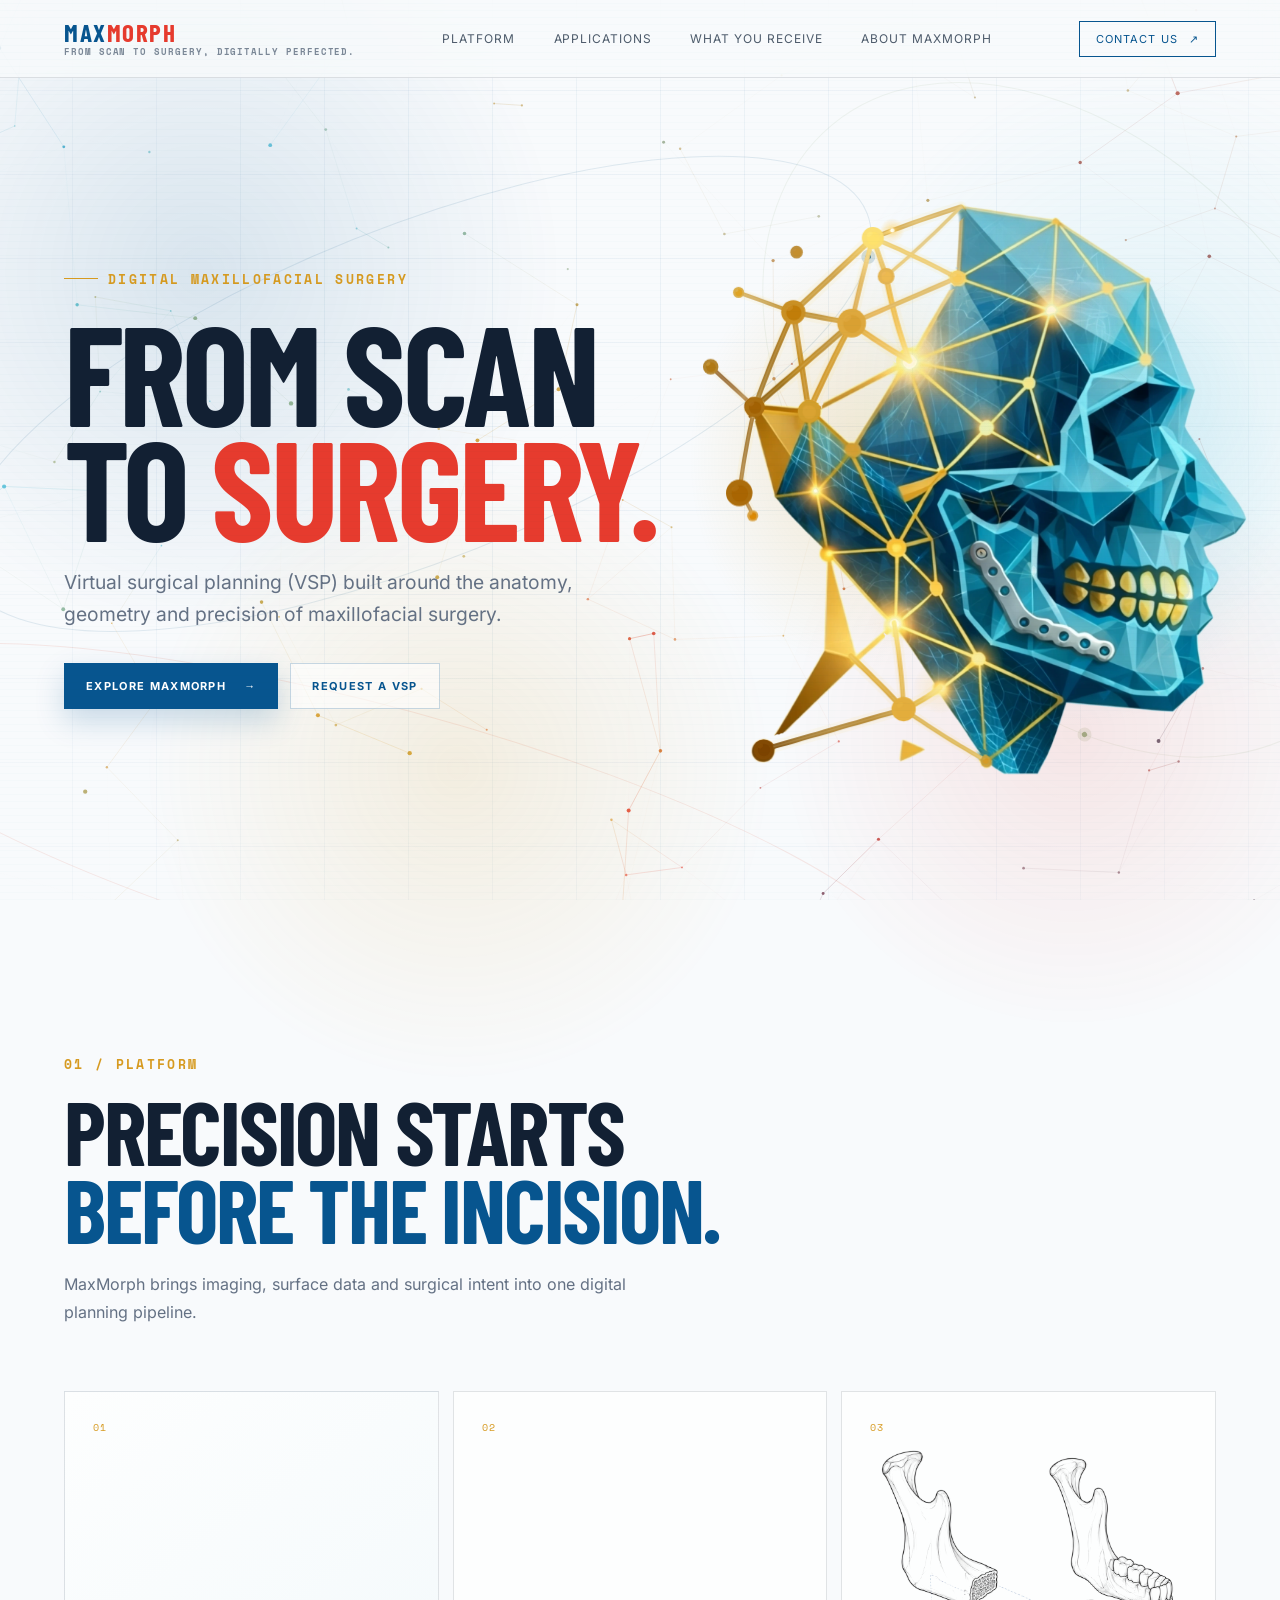
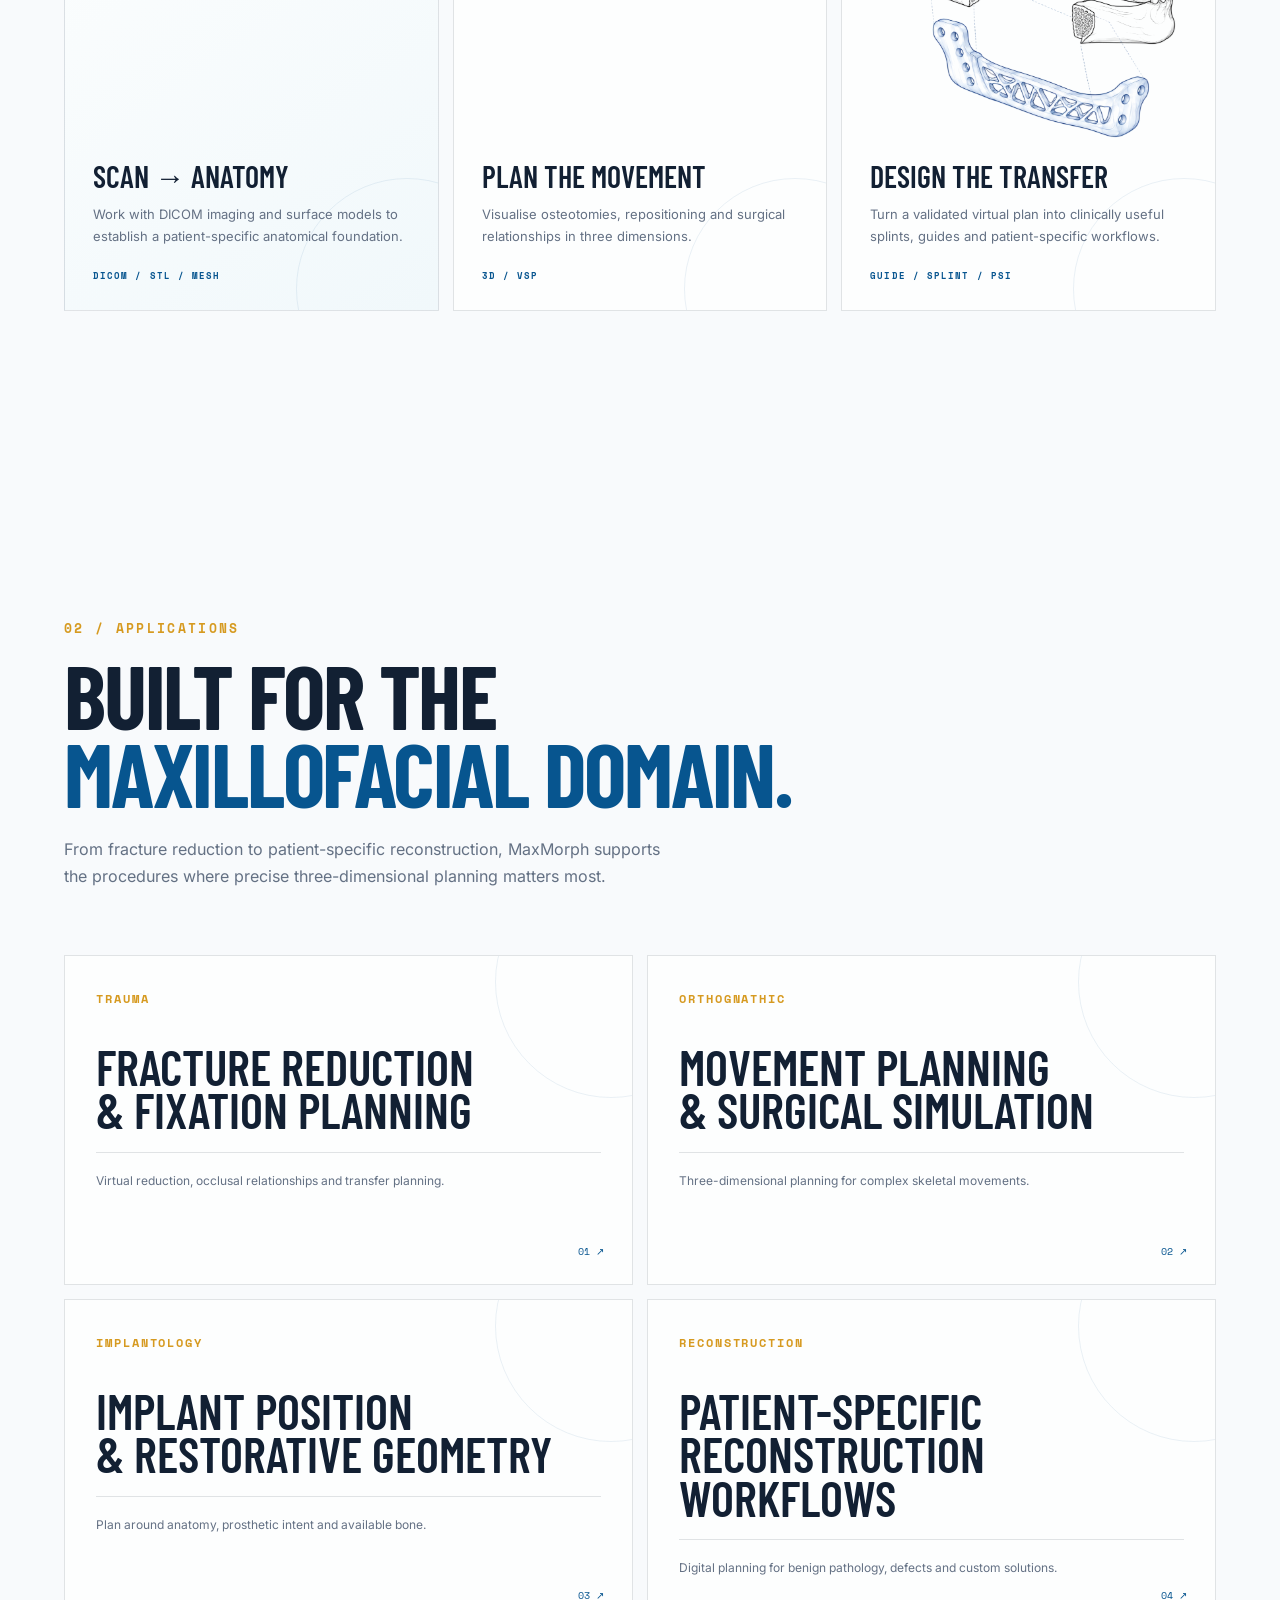
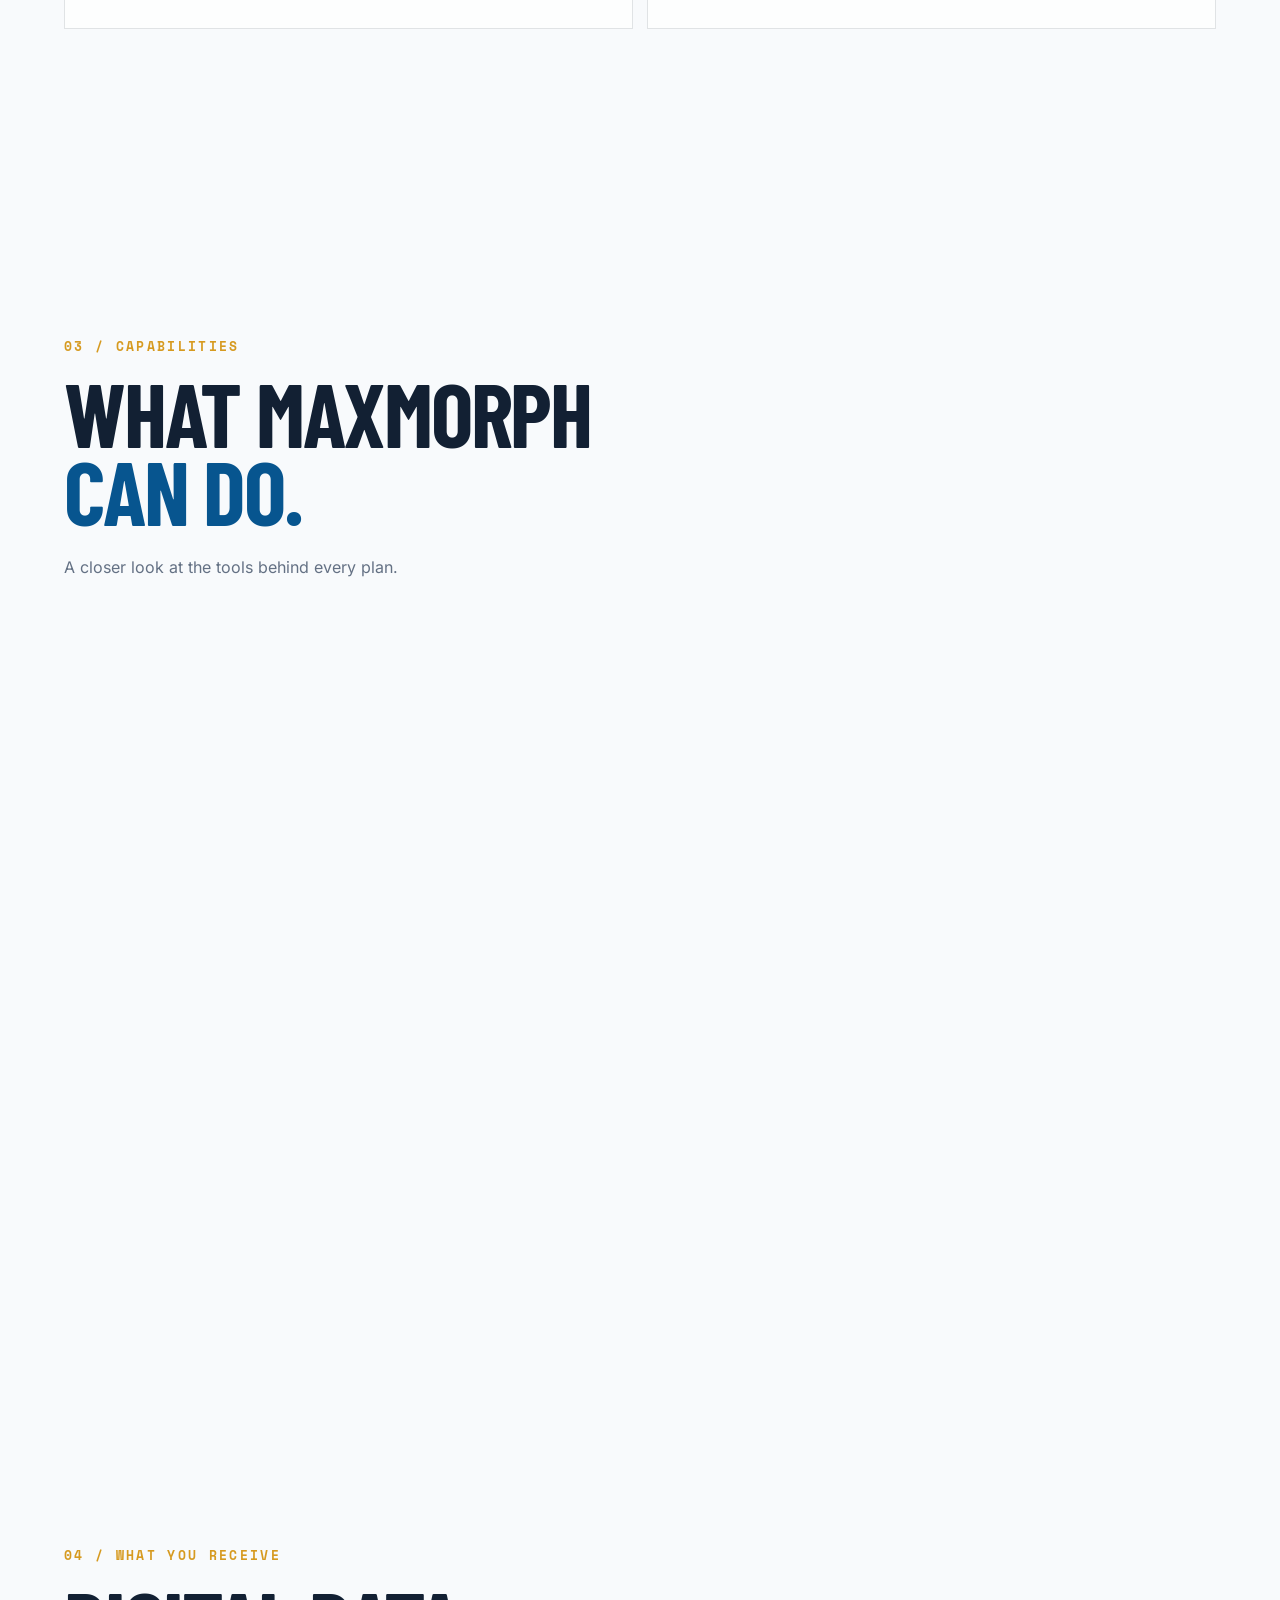
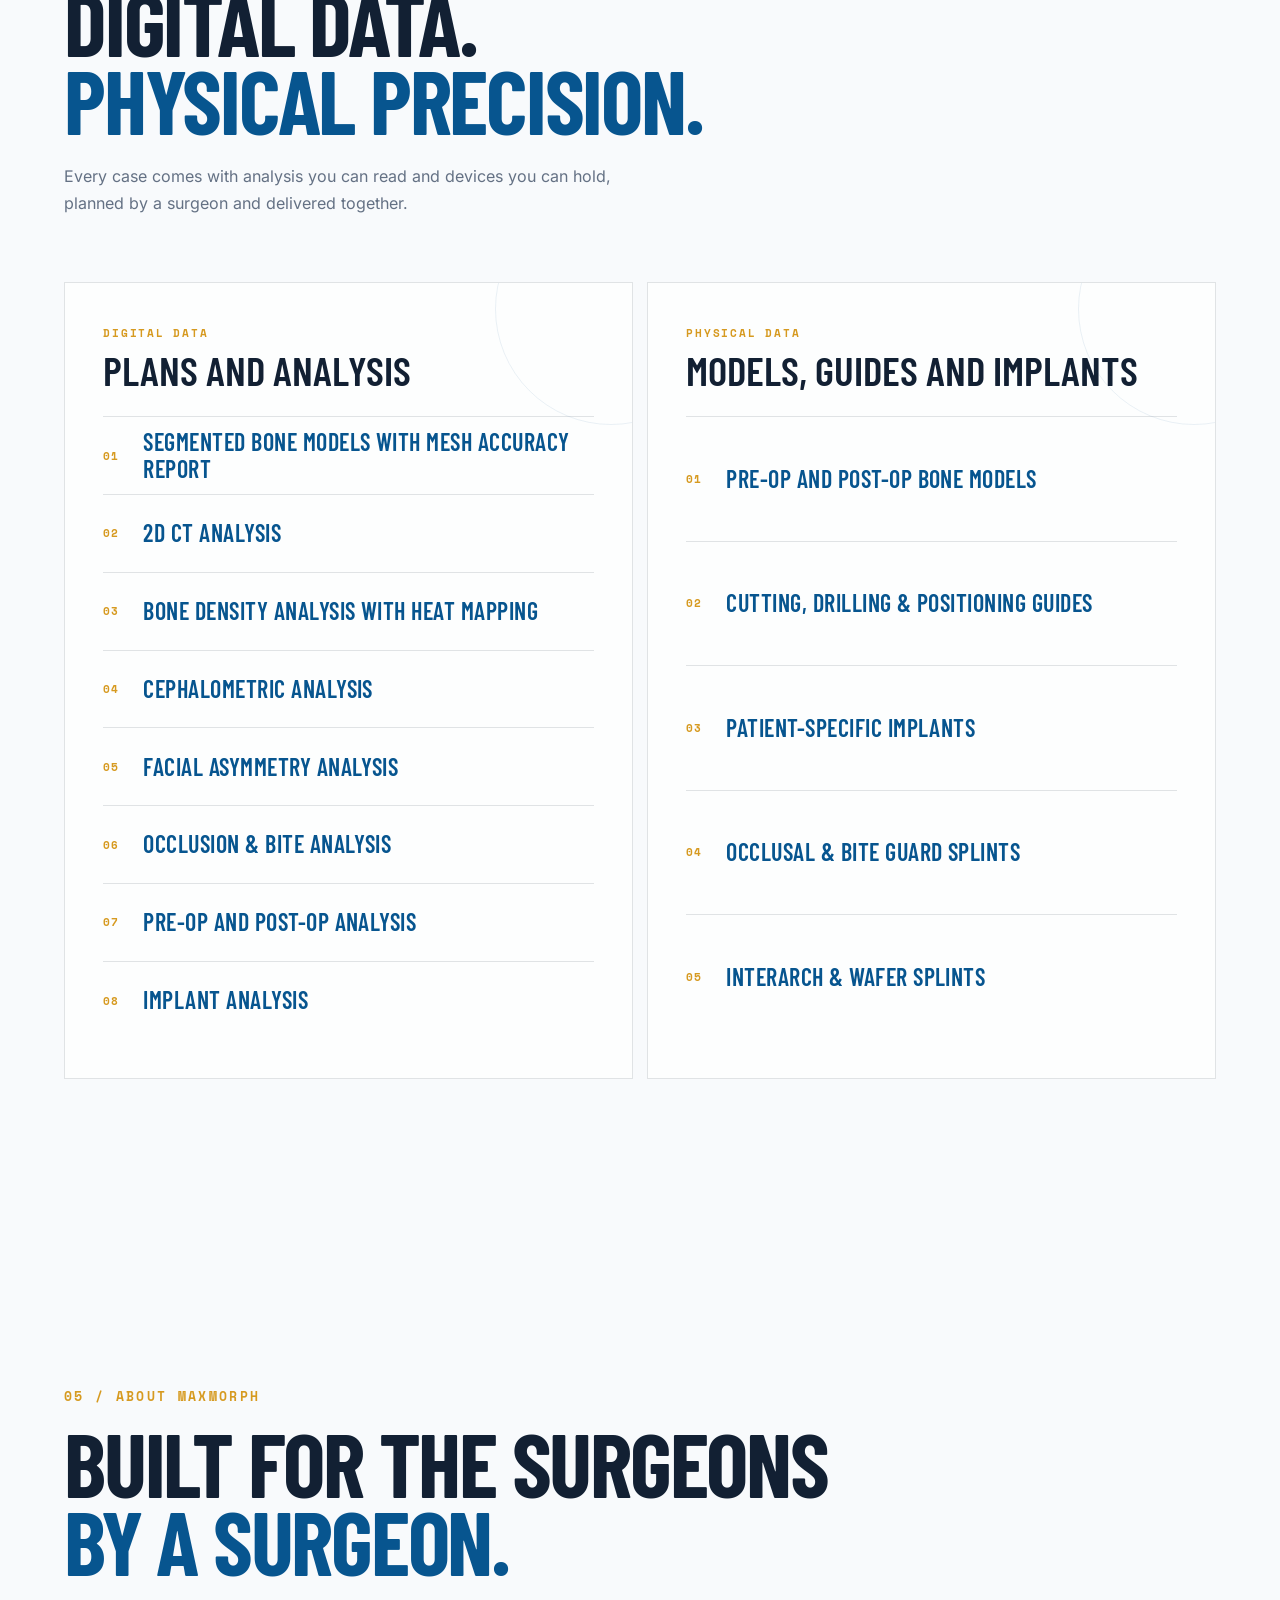
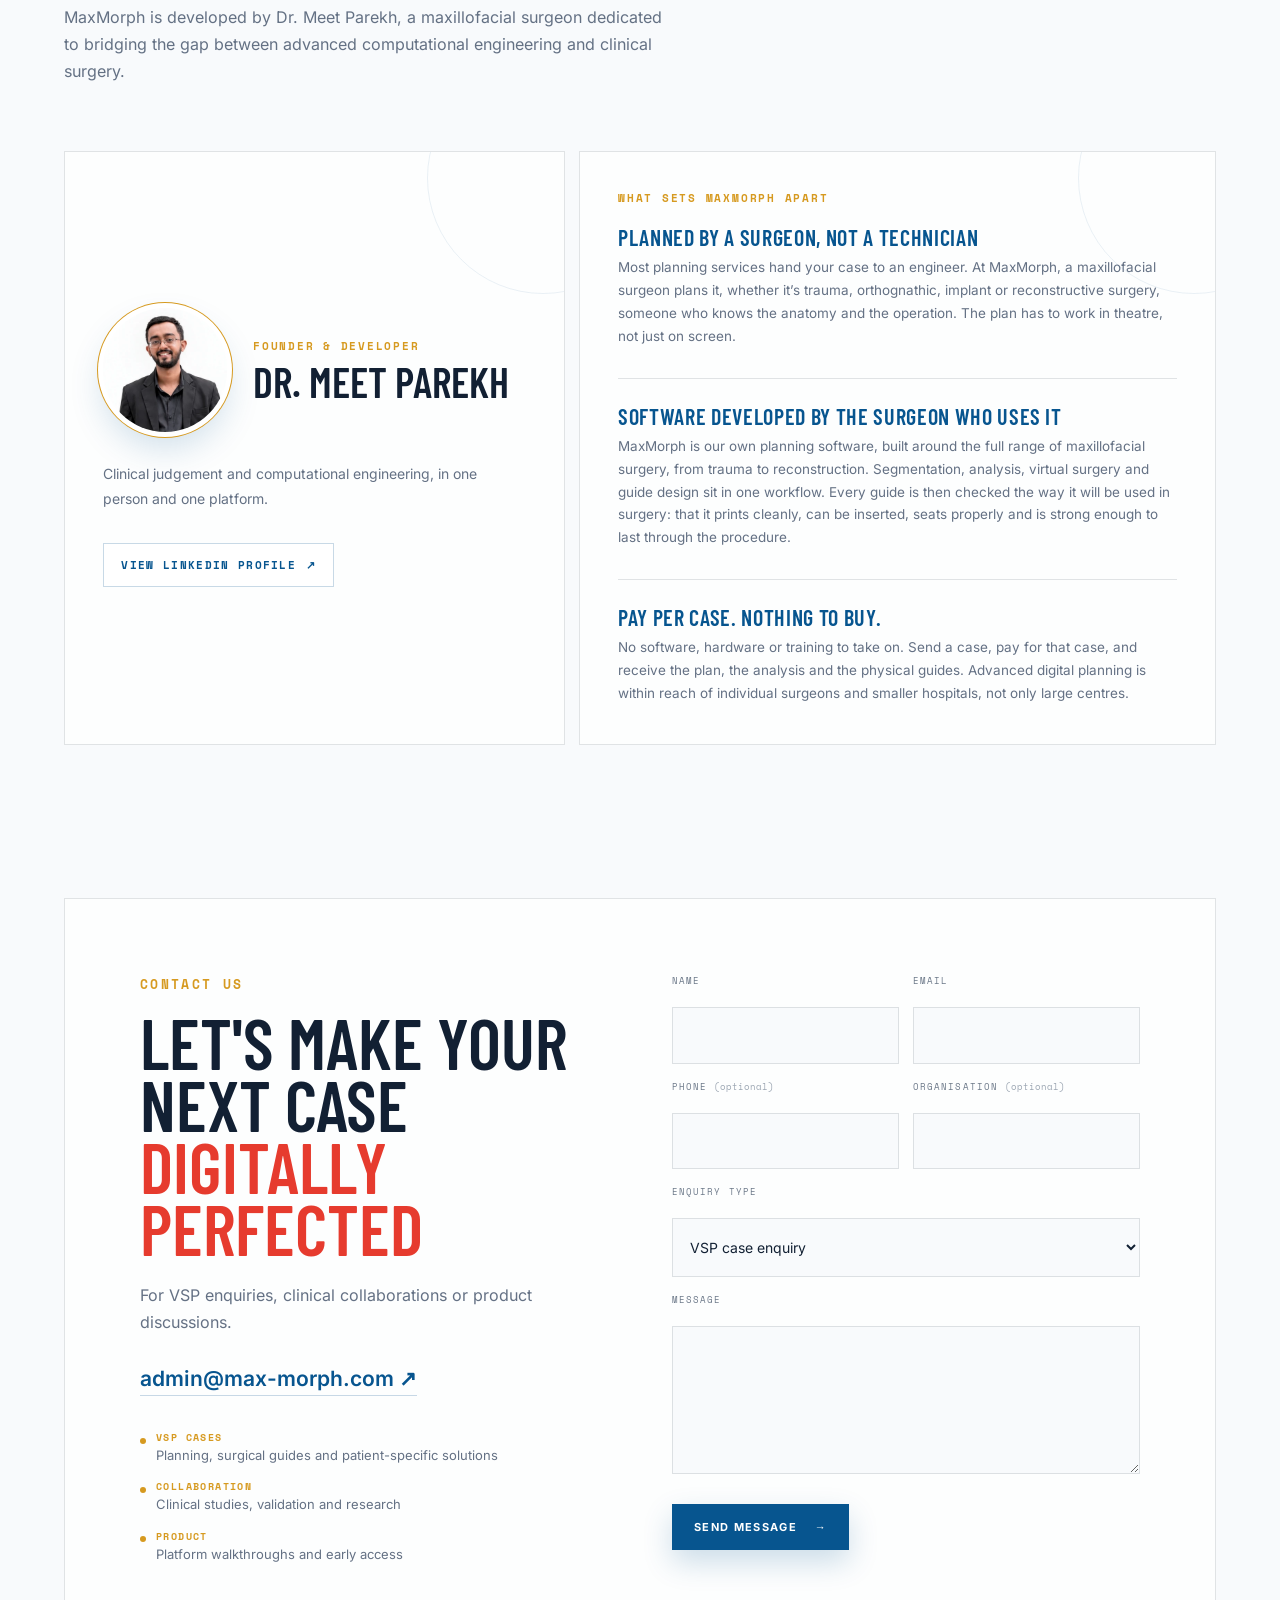
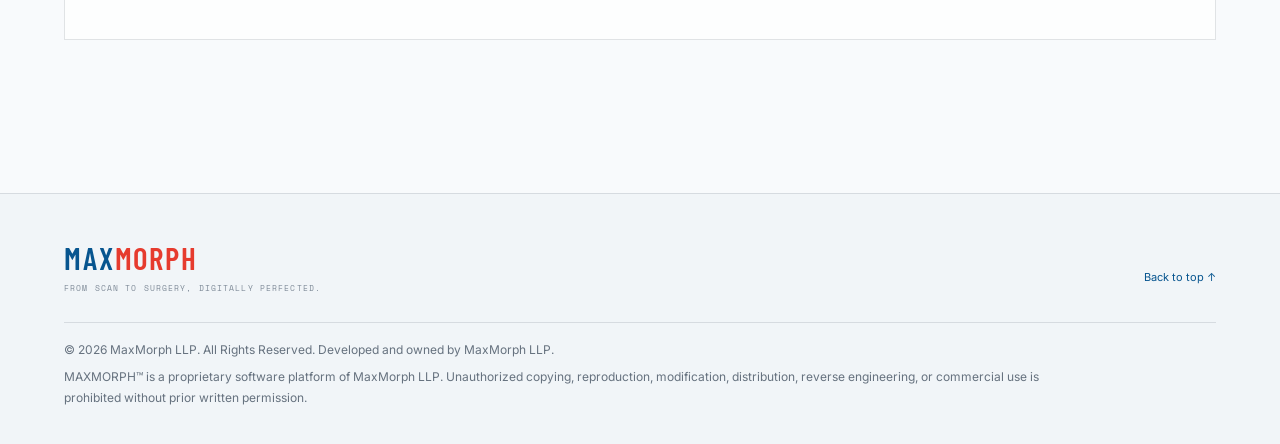
<file: index.html>
<!doctype html>
<html lang="en">
<head>
  <meta charset="utf-8" />
  <meta name="viewport" content="width=device-width, initial-scale=1" />
  <title>Virtual Surgical Planning for Maxillofacial Surgery | MaxMorph</title>
  <meta name="description" content="MaxMorph — digital workflows for virtual surgical planning, surgical guides and patient-specific solutions in maxillofacial surgery." />
  <link rel="canonical" href="https://max-morph.com/" />
  <meta name="theme-color" content="#f8fafc" />
  <meta property="og:type" content="website" />
  <meta property="og:site_name" content="MaxMorph" />
  <meta property="og:url" content="https://max-morph.com/" />
  <meta property="og:title" content="MaxMorph — From Scan to Surgery, Digitally Perfected" />
  <meta property="og:description" content="Virtual surgical planning, surgical guides and patient-specific solutions for maxillofacial surgery, planned by a maxillofacial surgeon." />
  <meta property="og:image" content="https://max-morph.com/assets/og-image.jpg" />
  <meta property="og:image:type" content="image/jpeg" />
  <meta property="og:image:width" content="1200" />
  <meta property="og:image:height" content="630" />
  <meta property="og:image:alt" content="MaxMorph: From scan to surgery. A blue skull with a golden digital network, beside the words Virtual surgical planning for maxillofacial surgery." />
  <meta name="twitter:card" content="summary_large_image" />
  <meta name="twitter:title" content="MaxMorph — From Scan to Surgery, Digitally Perfected" />
  <meta name="twitter:description" content="Virtual surgical planning, surgical guides and patient-specific solutions for maxillofacial surgery." />
  <meta name="twitter:image" content="https://max-morph.com/assets/og-image.jpg" />
  <meta name="twitter:image:alt" content="MaxMorph: From scan to surgery. A blue skull with a golden digital network." />
  <script type="application/ld+json">
{
  "@context": "https://schema.org",
  "@graph": [
    {
      "@type": "Organization",
      "@id": "https://max-morph.com/#organization",
      "name": "MaxMorph",
      "legalName": "MaxMorph LLP",
      "url": "https://max-morph.com/",
      "logo": "https://max-morph.com/logo-mark.png",
      "description": "Digital workflows for virtual surgical planning, surgical guides and patient-specific solutions in maxillofacial surgery.",
      "email": "admin@max-morph.com",
      "founder": {
        "@id": "https://max-morph.com/#founder"
      },
      "sameAs": [
        "https://www.linkedin.com/in/meet-23-parekh"
      ]
    },
    {
      "@type": "Person",
      "@id": "https://max-morph.com/#founder",
      "name": "Dr. Meet Parekh",
      "jobTitle": "Maxillofacial Surgeon; Founder and Developer, MaxMorph",
      "image": "https://max-morph.com/assets/founder.webp",
      "worksFor": {
        "@id": "https://max-morph.com/#organization"
      },
      "sameAs": [
        "https://www.linkedin.com/in/meet-23-parekh"
      ]
    },
    {
      "@type": "WebSite",
      "@id": "https://max-morph.com/#website",
      "name": "MaxMorph",
      "url": "https://max-morph.com/",
      "inLanguage": "en",
      "publisher": {
        "@id": "https://max-morph.com/#organization"
      }
    }
  ]
}
  </script>
  <link rel="icon" href="favicon.ico" sizes="48x48" />
  <link rel="icon" type="image/png" href="favicon.png" />
  <link rel="apple-touch-icon" href="apple-touch-icon.png" />
  <link rel="manifest" href="manifest.webmanifest" />
  <link rel="preload" as="image" href="assets/logo-base.webp?v=afa51707" type="image/webp" media="(min-width: 901px)" />
  <link rel="preload" as="font" type="font/woff2" href="assets/fonts/barlow-condensed-latin-700-normal.woff2" crossorigin>
  <link rel="preload" as="font" type="font/woff2" href="assets/fonts/inter-latin-400-normal.woff2" crossorigin>
  <link rel="stylesheet" href="styles.css?v=30e302d3" />
  <noscript><style>.reveal{opacity:1!important;transform:none!important}.nav-toggle{display:none!important}</style></noscript>
</head>
<body>
  <div id="top"></div>
  <canvas id="bg-mesh" aria-hidden="true"></canvas>
  <div class="bg-grid" aria-hidden="true"><div></div></div>
  <div class="scanline"></div>
  <div class="ambient ambient-a" aria-hidden="true"></div>
  <div class="ambient ambient-b" aria-hidden="true"></div>
  <div class="ambient ambient-c" aria-hidden="true"></div>
  <div class="ambient ambient-d" aria-hidden="true"></div>

  <header class="site-header">
    <a class="brand" href="#top" aria-label="MaxMorph, from scan to surgery, digitally perfected. Home">
      <span class="brand-name"><span class="brand-max">MAX</span><span class="brand-morph">MORPH</span></span>
      <small class="brand-tag">From scan to surgery, digitally perfected.</small>
    </a>
    <nav class="nav" id="primary-nav" aria-label="Primary navigation">
      <a href="#platform">Platform</a>
      <a href="#applications">Applications</a>
      <a href="#deliverables">What You Receive</a>
      <a href="#about">About MaxMorph</a>
      <a href="#contact" class="nav-contact">Contact us</a>
    </nav>
    <a class="nav-cta" href="#contact">Contact us <span>↗</span></a>
    <button type="button" class="nav-toggle" aria-label="Menu" aria-expanded="false" aria-controls="primary-nav"><span></span><span></span><span></span></button>
  </header>

  <main>
    <section class="hero section-grid" id="home">
      <div class="hero-copy reveal">
        <div class="eyebrow"><span></span> DIGITAL MAXILLOFACIAL SURGERY</div>
        <h1>From scan<br>to <em>surgery.</em></h1>
        <p class="hero-lede">Virtual surgical planning (VSP) built around the anatomy, geometry and precision of maxillofacial surgery.</p>
        <div class="hero-actions">
          <a class="button button-primary" href="#platform">Explore MaxMorph <span>→</span></a>
          <a class="button button-ghost" href="#contact">Request a VSP</a>
        </div>
      </div>
      <div class="hero-logo" hidden role="img" aria-label="MaxMorph logo mark: a skull in clinical blue facets overlaid with a gold digital network">
        <div class="logo-halo" aria-hidden="true"></div>
        <img class="logo-base" src="assets/logo-base.webp?v=afa51707" width="506" height="530" alt="" decoding="async" fetchpriority="high" draggable="false">
        <canvas class="logo-net" aria-hidden="true"></canvas>
      </div>
    </section>

    <section class="section platform" id="platform">
      <div class="section-heading reveal">
        <div class="section-index">01 / PLATFORM</div>
        <h2>Precision starts<br><span>before the incision.</span></h2>
        <p>MaxMorph brings imaging, surface data and surgical intent into one digital planning pipeline.</p>
      </div>
      <div class="feature-grid">
        <article class="feature-card feature-large reveal">
          <div class="card-number">01</div>
          <img class="card-art" src="assets/platform-skull.webp?v=9a7aebc2" width="613" height="960" loading="lazy" decoding="async" alt="Front view of a skull outline with the facial bones and jaw shown in separate colours, as segmented from a CT scan">
          <h3>Scan → Anatomy</h3>
          <p>Work with DICOM imaging and surface models to establish a patient-specific anatomical foundation.</p>
          <div class="card-code">DICOM / STL / MESH</div>
        </article>
        <article class="feature-card reveal reveal-delay">
          <div class="card-number">02</div>
          <img class="card-art" src="assets/platform-surgery.webp?v=b3bdf8a2" width="800" height="785" loading="lazy" decoding="async" alt="Side view of a skull outline showing the upper and lower jaw in colour, repositioned in a planned osteotomy">
          <h3>Plan the movement</h3>
          <p>Visualise osteotomies, repositioning and surgical relationships in three dimensions.</p>
          <div class="card-code">3D / VSP</div>
        </article>
        <article class="feature-card reveal reveal-delay-2">
          <div class="card-number">03</div>
          <img class="card-art" src="assets/platform-splint.webp?v=331db55a" width="900" height="877" loading="lazy" decoding="async" alt="Two jaw segments with a patient-specific lattice plate designed to bridge them">
          <h3>Design the transfer</h3>
          <p>Turn a validated virtual plan into clinically useful splints, guides and patient-specific workflows.</p>
          <div class="card-code">GUIDE / SPLINT / PSI</div>
        </article>
      </div>
    </section>
    <section class="section applications" id="applications">
      <div class="section-heading reveal">
        <div class="section-index">02 / APPLICATIONS</div>
        <h2>Built for the<br><span>maxillofacial domain.</span></h2>
        <p>From fracture reduction to patient-specific reconstruction, MaxMorph supports the procedures where precise three-dimensional planning matters most.</p>
      </div>
      <div class="application-grid">
        <article class="application-card reveal"><span>TRAUMA</span><h3>Fracture reduction<br>& fixation planning</h3><div class="app-line"></div><p>Virtual reduction, occlusal relationships and transfer planning.</p><b>01 ↗</b></article>
        <article class="application-card reveal reveal-delay"><span>ORTHOGNATHIC</span><h3>Movement planning<br>& surgical simulation</h3><div class="app-line"></div><p>Three-dimensional planning for complex skeletal movements.</p><b>02 ↗</b></article>
        <article class="application-card reveal reveal-delay-2"><span>IMPLANTOLOGY</span><h3>Implant position<br>& restorative geometry</h3><div class="app-line"></div><p>Plan around anatomy, prosthetic intent and available bone.</p><b>03 ↗</b></article>
        <article class="application-card reveal"><span>RECONSTRUCTION</span><h3>Patient-specific<br>reconstruction workflows</h3><div class="app-line"></div><p>Digital planning for benign pathology, defects and custom solutions.</p><b>04 ↗</b></article>
      </div>
    </section>

    <section class="section capabilities" id="capabilities">
      <div class="section-heading reveal">
        <div class="section-index">03 / CAPABILITIES</div>
        <h2>What MaxMorph<br><span>can do.</span></h2>
        <p>A closer look at the tools behind every plan.</p>
      </div>
      <div class="cap-show reveal" id="cap-show" role="region" aria-roledescription="carousel" aria-label="MaxMorph capabilities">
        <ol class="cap-slides">
          <li class="cap-slide is-active" role="group" aria-roledescription="slide" aria-label="1 of 7">
            <div class="cap-img"><img src="assets/capabilities/cap-1.webp" width="742" height="1052" alt="Skull with each fractured facial segment coloured separately" loading="eager" decoding="async"></div>
            <div class="cap-text"><span class="cap-count">01 / 07</span><h3>Advanced segmentation of facial fractures</h3><p>Fractured fragments are separated automatically, with guided or manual refinement, and coloured from the CT scan, so every piece can be analysed and planned individually.</p></div>
          </li>
          <li class="cap-slide" role="group" aria-roledescription="slide" aria-label="2 of 7">
            <div class="cap-img"><img src="assets/capabilities/cap-2.webp" width="835" height="1088" alt="Upper and lower occlusal guides in blue and red with fixation arms on a skull" loading="lazy" decoding="async"></div>
            <div class="cap-text"><span class="cap-count">02 / 07</span><h3>Occlusal-based reduction guides</h3><p>Tooth-borne guides reduce the fractured fragments and hold the jaws in the planned bite, with hooks for IMF wiring, steadying the fragments while they are fixed.</p></div>
          </li>
          <li class="cap-slide" role="group" aria-roledescription="slide" aria-label="3 of 7">
            <div class="cap-img"><img src="assets/capabilities/cap-3.webp" width="663" height="479" alt="Perforated mesh guide fitted to the front of a mandible" loading="lazy" decoding="async"></div>
            <div class="cap-text"><span class="cap-count">03 / 07</span><h3>Bone-based reduction guides</h3><p>Patient-specific guides sit directly on the bone and hold the reduction in place, so fixation can be planned in advance.</p></div>
          </li>
          <li class="cap-slide" role="group" aria-roledescription="slide" aria-label="4 of 7">
            <div class="cap-img"><img src="assets/capabilities/cap-4.webp" width="617" height="456" alt="Orbit with the inferior rectus muscle in orange and orbital fat in purple" loading="lazy" decoding="async"></div>
            <div class="cap-text"><span class="cap-count">04 / 07</span><h3>Advanced orbital floor analysis</h3><p>Measure and analyse orbital floor defects, with advanced segmentation of soft tissues such as the inferior rectus muscle (orange) and orbital fat (purple).</p></div>
          </li>
          <li class="cap-slide" role="group" aria-roledescription="slide" aria-label="5 of 7">
            <div class="cap-img"><img src="assets/capabilities/cap-5.webp" width="725" height="1069" alt="Skull base with a resected region in red and its width and length measured" loading="lazy" decoding="async"></div>
            <div class="cap-text"><span class="cap-count">05 / 07</span><h3>Resection analysis</h3><p>Plan and analyse the dimensions of a resection in three dimensions before surgery.</p></div>
          </li>
          <li class="cap-slide" role="group" aria-roledescription="slide" aria-label="6 of 7">
            <div class="cap-img"><img src="assets/capabilities/cap-6.webp" width="963" height="1049" alt="Skull coloured by bone density from green to red with implants placed" loading="lazy" decoding="async"></div>
            <div class="cap-text"><span class="cap-count">06 / 07</span><h3>Advanced 3D heat mapping of bone density</h3><p>Bone density shown as a coloured heat map across the 3D bone surface, to help visualise and plan where screws and implants can be placed.</p></div>
          </li>
          <li class="cap-slide" role="group" aria-roledescription="slide" aria-label="7 of 7">
            <div class="cap-img"><img src="assets/capabilities/cap-7.webp" width="765" height="683" alt="Upper and lower teeth shown meeting, from two angles" loading="lazy" decoding="async"></div>
            <div class="cap-text"><span class="cap-count">07 / 07</span><h3>Occlusal &amp; bite analysis</h3><p>Analyse the occlusion and bite after virtually planned movements, so the result can be checked before surgery.</p></div>
          </li>
        </ol>
        <div class="cap-controls" hidden>
          <button type="button" class="cap-btn cap-prev" aria-label="Previous slide">&larr;</button>
          <div class="cap-dots" role="group" aria-label="Choose slide"></div>
          <button type="button" class="cap-btn cap-pause" aria-label="Pause slideshow" aria-pressed="false"><span aria-hidden="true">&#10074;&#10074;</span></button>
          <button type="button" class="cap-btn cap-next" aria-label="Next slide">&rarr;</button>
        </div>
      </div>
    </section>

    <section class="section deliver" id="deliverables">
      <div class="section-heading reveal">
        <div class="section-index">04 / WHAT YOU RECEIVE</div>
        <h2>Digital data.<br><span>Physical precision.</span></h2>
        <p>Every case comes with analysis you can read and devices you can hold, planned by a surgeon and delivered together.</p>
      </div>
      <div class="deliver-grid">
        <article class="deliver-card reveal">
          <div class="deliver-head"><span class="why-label">DIGITAL DATA</span><h3>Plans and analysis</h3></div>
          <ul class="deliver-list">
              <li><span class="dl-n">01</span><span class="dl-t">Segmented Bone Models with Mesh Accuracy Report</span></li>
              <li><span class="dl-n">02</span><span class="dl-t">2D CT Analysis</span></li>
              <li><span class="dl-n">03</span><span class="dl-t">Bone Density Analysis with Heat Mapping</span></li>
              <li><span class="dl-n">04</span><span class="dl-t">Cephalometric Analysis</span></li>
              <li><span class="dl-n">05</span><span class="dl-t">Facial Asymmetry Analysis</span></li>
              <li><span class="dl-n">06</span><span class="dl-t">Occlusion &amp; Bite Analysis</span></li>
              <li><span class="dl-n">07</span><span class="dl-t">Pre-op and Post-op Analysis</span></li>
              <li><span class="dl-n">08</span><span class="dl-t">Implant Analysis</span></li>
          </ul>
        </article>
        <article class="deliver-card reveal reveal-delay">
          <div class="deliver-head"><span class="why-label">PHYSICAL DATA</span><h3>Models, guides and implants</h3></div>
          <ul class="deliver-list">
              <li><span class="dl-n">01</span><span class="dl-t">Pre-op and Post-op Bone Models</span></li>
              <li><span class="dl-n">02</span><span class="dl-t">Cutting, Drilling &amp; Positioning Guides</span></li>
              <li><span class="dl-n">03</span><span class="dl-t">Patient-Specific Implants</span></li>
              <li><span class="dl-n">04</span><span class="dl-t">Occlusal &amp; Bite Guard Splints</span></li>
              <li><span class="dl-n">05</span><span class="dl-t">Interarch &amp; Wafer Splints</span></li>
          </ul>
        </article>
      </div>
    </section>


    <section class="section why" id="about">
      <div class="section-heading reveal">
        <div class="section-index">05 / ABOUT MAXMORPH</div>
        <h2>Built for the surgeons<br><span>by a surgeon.</span></h2>
        <p>MaxMorph is developed by Dr. Meet Parekh, a maxillofacial surgeon dedicated to bridging the gap between advanced computational engineering and clinical surgery.</p>
      </div>
      <div class="why-grid">

        <article class="why-card founder-card reveal">
          <div class="founder-head">
            <img class="founder-photo" src="assets/founder.webp?v=6de6e511" width="360" height="360" loading="lazy" decoding="async" alt="Dr. Meet Parekh, maxillofacial surgeon and developer of MaxMorph">
            <div>
              <div class="why-label">FOUNDER &amp; DEVELOPER</div>
              <h3>Dr. Meet Parekh</h3>
            </div>
          </div>
          <p class="founder-note">Clinical judgement and computational engineering, in one person and one platform.</p>
          <a class="why-link" href="https://www.linkedin.com/in/meet-23-parekh" target="_blank" rel="noopener noreferrer">View LinkedIn profile <span>↗</span></a>
        </article>

        <article class="why-card diff-card reveal reveal-delay">
          <div class="why-label">WHAT SETS MAXMORPH APART</div>
          <ul class="diff-list">
            <li>
              <b>Planned by a surgeon, not a technician</b>
              <p>Most planning services hand your case to an engineer. At MaxMorph, a maxillofacial surgeon plans it, whether it&rsquo;s trauma, orthognathic, implant or reconstructive surgery, someone who knows the anatomy and the operation. The plan has to work in theatre, not just on screen.</p>
            </li>
            <li>
              <b>Software developed by the surgeon who uses it</b>
              <p>MaxMorph is our own planning software, built around the full range of maxillofacial surgery, from trauma to reconstruction. Segmentation, analysis, virtual surgery and guide design sit in one workflow. Every guide is then checked the way it will be used in surgery: that it prints cleanly, can be inserted, seats properly and is strong enough to last through the procedure.</p>
            </li>
            <li>
              <b>Pay per case. Nothing to buy.</b>
              <p>No software, hardware or training to take on. Send a case, pay for that case, and receive the plan, the analysis and the physical guides. Advanced digital planning is within reach of individual surgeons and smaller hospitals, not only large centres.</p>
            </li>
          </ul>
        </article>

        <!-- Hidden until real entries are added in why.js (TESTIMONIALS). With no entries the card stays hidden. -->
        <article class="why-card why-slider reveal" id="why-testimonials" data-kind="testimonials" hidden>
          <div class="why-label">WHAT CLINICIANS SAY</div>
        </article>

        <!-- Hidden until real entries are added in why.js (CLIENTS). With no entries the card stays hidden. -->
        <article class="why-card why-slider reveal reveal-delay" id="why-clients" data-kind="clients" hidden>
          <div class="why-label">HOSPITALS &amp; CLINICS WE WORK WITH</div>
        </article>

      </div>
    </section>

    <section class="section contact" id="contact">
      <div class="contact-panel reveal">
        <div class="contact-copy">
          <div class="section-index">CONTACT US</div>
          <h2>Let's make your next case<br><span>Digitally Perfected</span></h2>
          <p>For VSP enquiries, clinical collaborations or product discussions.</p>
          <a class="contact-mail" href="mailto:admin@max-morph.com">admin@max-morph.com <span>↗</span></a>
          <ul class="contact-points">
            <li><b>VSP cases</b> Planning, surgical guides and patient-specific solutions</li>
            <li><b>Collaboration</b> Clinical studies, validation and research</li>
            <li><b>Product</b> Platform walkthroughs and early access</li>
          </ul>
        </div>
        <form class="contact-form" id="contact-form" action="https://formsubmit.co/admin@max-morph.com" method="POST" novalidate>
          <div class="field-row">
            <label>Name<input type="text" name="name" required autocomplete="name" maxlength="120"></label>
            <label>Email<input type="email" name="email" required autocomplete="email" maxlength="160" inputmode="email"></label>
          </div>
          <div class="field-row">
            <label><span>Phone <em>(optional)</em></span><input type="tel" name="phone" autocomplete="tel" maxlength="40" inputmode="tel"></label>
            <label><span>Organisation <em>(optional)</em></span><input type="text" name="organisation" autocomplete="organization" maxlength="160"></label>
          </div>
          <label>Enquiry type
            <select name="type">
              <option>VSP case enquiry</option>
              <option>Clinical collaboration</option>
              <option>Product discussion</option>
              <option>Other</option>
            </select>
          </label>
          <label>Message<textarea name="message" rows="5" required maxlength="4000"></textarea></label>
          <input type="text" name="_honey" class="hp" tabindex="-1" autocomplete="off" aria-hidden="true">
          <input type="hidden" name="_captcha" value="false">
          <input type="hidden" name="_template" value="table">
          <input type="hidden" name="_subject" value="New MaxMorph website enquiry">
          <div class="form-actions">
            <button class="button button-primary" type="submit"><span class="btn-label">Send message</span> <span class="btn-arrow">→</span></button>
          </div>
          <div class="form-status" id="form-status" role="status" aria-live="polite" hidden></div>
        </form>
      </div>
    </section>
  </main>

  <footer class="site-footer">
    <div class="footer-brand"><span class="brand-max">MAX</span><span class="brand-morph">MORPH</span><small>FROM SCAN TO SURGERY, DIGITALLY PERFECTED.</small></div>
    <div class="footer-links"><a href="#top">Back to top ↑</a></div>
    <div class="footer-bottom">
      <p>© 2026 MaxMorph LLP. All Rights Reserved. Developed and owned by MaxMorph LLP.</p>
      <p>MAXMORPH™ is a proprietary software platform of MaxMorph LLP. Unauthorized copying, reproduction, modification, distribution, reverse engineering, or commercial use is prohibited without prior written permission.</p>
    </div>
  </footer>

  <script src="script.js?v=97892bb8"></script>
  <script src="why.js?v=e617469f"></script>
  <script src="logo.js?v=01f44158"></script>
</body>
</html>
</file>
<file: styles.css>
/* self-hosted fonts (SIL OFL 1.1; licences in assets/fonts/) */
@font-face{font-family:'Inter';font-style:normal;font-weight:400;font-display:swap;src:url(assets/fonts/inter-latin-400-normal.woff2) format('woff2')}
@font-face{font-family:'Inter';font-style:normal;font-weight:500;font-display:swap;src:url(assets/fonts/inter-latin-500-normal.woff2) format('woff2')}
@font-face{font-family:'Inter';font-style:normal;font-weight:600;font-display:swap;src:url(assets/fonts/inter-latin-600-normal.woff2) format('woff2')}
@font-face{font-family:'Inter';font-style:normal;font-weight:700;font-display:swap;src:url(assets/fonts/inter-latin-700-normal.woff2) format('woff2')}
@font-face{font-family:'Barlow Condensed';font-style:normal;font-weight:500;font-display:swap;src:url(assets/fonts/barlow-condensed-latin-500-normal.woff2) format('woff2')}
@font-face{font-family:'Barlow Condensed';font-style:normal;font-weight:600;font-display:swap;src:url(assets/fonts/barlow-condensed-latin-600-normal.woff2) format('woff2')}
@font-face{font-family:'Barlow Condensed';font-style:normal;font-weight:700;font-display:swap;src:url(assets/fonts/barlow-condensed-latin-700-normal.woff2) format('woff2')}
@font-face{font-family:'Space Mono';font-style:normal;font-weight:400;font-display:swap;src:url(assets/fonts/space-mono-latin-400-normal.woff2) format('woff2')}
@font-face{font-family:'Space Mono';font-style:normal;font-weight:700;font-display:swap;src:url(assets/fonts/space-mono-latin-700-normal.woff2) format('woff2')}
:root{
  --bg:#f8fafc;
  --paper:#ffffff;
  --ink:#122033;
  --muted:#647184;
  --blue:#07558f;
  --blue2:#0b79a7;
  --cyan:#4fc4df;
  --red:#e63b2e;
  --gold:#d69a20;
  --gold2:#f1c15a;
  --line:rgba(18,32,51,.12);
  --line-blue:rgba(7,85,143,.22);
  --shadow:0 25px 70px rgba(19,48,75,.09);
  --display:'Barlow Condensed',Arial,sans-serif;
  --sans:'Inter',Arial,sans-serif;
  --mono:'Space Mono',monospace;
}
*{box-sizing:border-box}
html{scroll-behavior:smooth}
body{margin:0;background:var(--bg);color:var(--ink);font-family:var(--sans);overflow-x:hidden}
a{color:inherit;text-decoration:none}
::selection{background:var(--gold2);color:var(--ink)}
.scanline{position:fixed;inset:0;pointer-events:none;z-index:50;background:linear-gradient(to bottom,transparent 49.7%,rgba(7,85,143,.025) 50%,transparent 50.3%);background-size:100% 7px;mix-blend-mode:multiply;opacity:.55}

.site-header{height:78px;padding:0 clamp(22px,5vw,72px);display:flex;align-items:center;justify-content:space-between;border-bottom:1px solid var(--line);background:rgba(248,250,252,.78);backdrop-filter:blur(16px);position:sticky;top:0;z-index:40}.brand{font-family:var(--display);font-size:25px;font-weight:700;letter-spacing:.06em;display:flex;align-items:center}.brand-dot{width:8px;height:8px;background:var(--gold);display:inline-block;margin-right:9px;border-radius:50%;box-shadow:0 0 16px rgba(214,154,32,.8)}.brand-max{color:var(--blue)}.brand-morph{color:var(--red)}.nav{display:flex;gap:clamp(18px,3vw,42px);font-size:12px;letter-spacing:.08em;text-transform:uppercase;color:#4d5b6b}.nav a{transition:.25s}.nav a:hover{color:var(--blue)}.nav-cta{border:1px solid var(--blue);padding:10px 16px;font-size:11px;letter-spacing:.1em;text-transform:uppercase;color:var(--blue);transition:.25s}.nav-cta:hover{background:var(--blue);color:white}.nav-cta span{margin-left:7px}
.section-grid{width:min(1220px,90vw);margin:auto}.hero{min-height:calc(100vh - 78px);display:grid;grid-template-columns:1.05fr .95fr;gap:50px;align-items:center;padding:clamp(65px,9vw,125px) 0 90px}.eyebrow,.section-index{font-family:var(--mono);font-size:13px;letter-spacing:.18em;color:var(--blue);font-weight:700}.eyebrow{display:flex;align-items:center;gap:10px;margin-bottom:24px}.eyebrow span{width:34px;height:1px;background:var(--gold)}h1,h2,h3,p{margin-top:0}.hero h1{font-family:var(--display);font-size:clamp(70px,9vw,135px);line-height:.82;text-transform:uppercase;letter-spacing:-.025em;margin:0 0 28px;font-weight:700}.hero h1 em{font-style:normal;color:var(--red)}.hero-lede{font-size:clamp(16px,1.5vw,20px);line-height:1.65;color:var(--muted);max-width:600px}.hero-actions{display:flex;gap:12px;flex-wrap:wrap;margin-top:34px}.button{display:inline-flex;align-items:center;gap:18px;padding:15px 21px;font-size:11px;text-transform:uppercase;letter-spacing:.12em;font-weight:700;transition:.3s;border:1px solid}.button-primary{background:var(--blue);color:white;border-color:var(--blue);box-shadow:0 12px 30px rgba(7,85,143,.2)}.button-primary:hover{transform:translateY(-3px);box-shadow:0 18px 38px rgba(7,85,143,.28)}.button-ghost{border-color:var(--line-blue);color:var(--blue);background:rgba(255,255,255,.6)}.button-ghost:hover{border-color:var(--blue);background:white}.micro-spec{display:flex;gap:11px;margin-top:35px;font:9px var(--mono);letter-spacing:.09em;color:#8995a4;flex-wrap:wrap}
.hero-visual{height:min(650px,68vw);min-height:470px;position:relative;overflow:hidden;border:1px solid var(--line);background:linear-gradient(145deg,rgba(255,255,255,.8),rgba(238,246,250,.55));box-shadow:var(--shadow)}.visual-grid{position:absolute;inset:-30%;background-image:linear-gradient(rgba(7,85,143,.08) 1px,transparent 1px),linear-gradient(90deg,rgba(7,85,143,.08) 1px,transparent 1px);background-size:42px 42px;transform:perspective(500px) rotateX(63deg) translateY(10%);transform-origin:center;animation:gridMove 12s linear infinite;opacity:.45}@keyframes gridMove{to{background-position:0 84px,84px 0}}.orbital{position:absolute;border:1px solid rgba(214,154,32,.38);border-radius:50%;left:50%;top:50%;transform:translate(-50%,-50%) rotate(-25deg);animation:orbit 15s linear infinite}.orbital-1{width:70%;height:70%;border-left-color:transparent;border-bottom-color:rgba(214,154,32,.15)}.orbital-2{width:90%;height:45%;border-color:rgba(7,85,143,.13);transform:translate(-50%,-50%) rotate(38deg);animation-duration:21s;animation-direction:reverse}@keyframes orbit{to{transform:translate(-50%,-50%) rotate(335deg)}}.hero-image-wrap{position:absolute;inset:8% 5%;display:grid;place-items:center}.hero-mark{width:112%;max-width:none;mix-blend-mode:multiply;filter:drop-shadow(0 25px 25px rgba(7,55,83,.12));animation:float 6s ease-in-out infinite}@keyframes float{50%{transform:translateY(-10px) rotate(.5deg)}}.node{position:absolute;width:8px;height:8px;background:var(--gold);border-radius:50%;box-shadow:0 0 0 6px rgba(214,154,32,.1),0 0 18px rgba(214,154,32,.8);animation:pulse 3s ease-in-out infinite}.n1{left:16%;top:31%}.n2{right:17%;top:25%;animation-delay:.8s}.n3{left:25%;bottom:21%;animation-delay:1.5s}.n4{right:25%;bottom:29%;animation-delay:2.1s}@keyframes pulse{50%{transform:scale(1.5);opacity:.65}}.signal-card{position:absolute;background:rgba(255,255,255,.82);backdrop-filter:blur(10px);border:1px solid var(--line);box-shadow:0 15px 35px rgba(20,50,75,.08);font:9px var(--mono);letter-spacing:.08em;padding:10px 12px;color:#526273}.signal-top{left:18px;top:18px}.signal-bottom{right:18px;bottom:18px}.status{width:6px;height:6px;border-radius:50%;background:#27a45b;display:inline-block;margin-right:7px;box-shadow:0 0 9px rgba(39,164,91,.8)}
.ticker{border-top:1px solid var(--line);border-bottom:1px solid var(--line);overflow:hidden;background:white}.ticker-track{width:max-content;display:flex;gap:30px;align-items:center;padding:15px 0;animation:ticker 28s linear infinite;font:700 10px var(--mono);letter-spacing:.14em;color:#7a8796}.ticker i{font-style:normal;color:var(--gold);font-size:7px}@keyframes ticker{to{transform:translateX(-50%)}}
.section{width:min(1220px,90vw);margin:0 auto;padding:clamp(95px,12vw,170px) 0}.section-heading{max-width:780px;margin-bottom:65px}.section-heading h2,.motion-copy h2,.cta-section h2{font-family:var(--display);text-transform:uppercase;font-size:clamp(56px,7vw,100px);line-height:.87;letter-spacing:-.025em;margin:18px 0 24px}.section-heading h2 span,.motion-copy h2 span,.cta-section h2 span{color:var(--blue)}.section-heading p{font-size:16px;color:var(--muted);line-height:1.7;max-width:600px}
.feature-grid{display:grid;grid-template-columns:1.3fr 1fr 1fr;gap:14px}.feature-card{min-height:365px;background:rgba(255,255,255,.7);border:1px solid var(--line);padding:28px;position:relative;overflow:hidden;transition:.35s}.feature-card:hover{transform:translateY(-8px);box-shadow:var(--shadow);border-color:rgba(7,85,143,.28)}.feature-card:before{content:"";position:absolute;width:220px;height:220px;border:1px solid rgba(7,85,143,.08);border-radius:50%;right:-80px;bottom:-90px}.feature-large{background:linear-gradient(145deg,#fff,#eef7fb)}.card-number{font:10px var(--mono);color:var(--gold);letter-spacing:.1em}.card-icon{height:105px;margin:18px 0 22px;position:relative}.mesh-icon{background:linear-gradient(135deg,transparent 46%,rgba(7,85,143,.35) 47% 48%,transparent 49%),linear-gradient(35deg,transparent 46%,rgba(214,154,32,.6) 47% 48%,transparent 49%);background-size:55px 55px;opacity:.85}.mesh-icon:after,.mesh-icon:before{content:"";position:absolute;width:9px;height:9px;background:var(--gold);border-radius:50%;box-shadow:54px 55px 0 var(--blue),110px 20px 0 var(--gold),150px 70px 0 var(--blue)}.cross-icon{font:100px/1 var(--display);color:var(--blue);opacity:.18;text-align:center}.guide-icon{width:130px;height:78px;border:2px solid var(--blue);border-radius:50% 50% 12px 12px;transform:skew(-12deg);margin-left:15px}.guide-icon:after{content:"";position:absolute;inset:14px;border:1px dashed var(--gold);border-radius:50%}.feature-card h3{font:600 30px/1 var(--display);text-transform:uppercase;margin-bottom:12px}.feature-card p{font-size:13px;line-height:1.7;color:var(--muted);max-width:360px}.card-code{position:absolute;bottom:25px;left:28px;font:8px var(--mono);letter-spacing:.12em;color:#8b98a7}
.split-heading{display:grid;grid-template-columns:1fr .7fr;align-items:end;gap:70px}.split-heading p{margin-bottom:7px}.pipeline{position:relative;display:grid;grid-template-columns:repeat(5,1fr);gap:25px;padding:65px 0 25px}.pipeline-line{position:absolute;left:8%;right:8%;top:40px;height:1px;background:linear-gradient(90deg,rgba(7,85,143,.15),rgba(7,85,143,.7),rgba(230,59,46,.7),rgba(230,59,46,.15))}.pipeline-step{position:relative}.pipeline-step b{font:9px var(--mono);color:#8a96a3}.step-dot{width:18px;height:18px;border-radius:50%;border:1px solid var(--blue);background:var(--bg);margin:10px 0 24px;position:relative;z-index:2}.pipeline-step h3{font:600 27px var(--display);text-transform:uppercase;margin-bottom:8px}.pipeline-step p{font-size:11px;line-height:1.7;color:var(--muted)}
.application-grid{display:grid;grid-template-columns:1fr 1fr;gap:14px}.application-card{min-height:330px;border:1px solid var(--line);background:white;padding:31px;position:relative;overflow:hidden;transition:.35s}.application-card:hover{transform:translateY(-5px);box-shadow:var(--shadow)}.application-card:after{content:"";position:absolute;width:230px;height:230px;border-radius:50%;border:1px solid rgba(7,85,143,.08);right:-95px;top:-90px}.application-card span{font:9px var(--mono);color:var(--blue);letter-spacing:.14em}.application-card h3{font:600 clamp(32px,4vw,49px)/.88 var(--display);text-transform:uppercase;margin:38px 0 20px}.app-line{height:1px;background:var(--line);margin-bottom:18px}.application-card p{font-size:12px;color:var(--muted);max-width:390px;line-height:1.7}.application-card b{position:absolute;bottom:25px;right:28px;font:10px var(--mono);color:var(--blue)}.application-dark{background:#122033;color:white;border-color:#122033}.application-dark span,.application-dark b{color:var(--gold2)}.application-dark .app-line{background:rgba(255,255,255,.16)}.application-dark p{color:#aeb9c7}.application-dark:after{border-color:rgba(255,255,255,.08)}
.motion{display:grid;grid-template-columns:.8fr 1.2fr;gap:80px;align-items:center}.motion-copy p{color:var(--muted);line-height:1.8;max-width:510px}.metric-row{display:flex;gap:28px;margin-top:40px}.metric-row div{border-left:1px solid var(--line);padding-left:14px}.metric-row strong{display:block;font:600 34px var(--display);color:var(--blue)}.metric-row small{font:8px var(--mono);color:#8995a4;text-transform:uppercase;letter-spacing:.1em}.motion-frame{position:relative;border:1px solid var(--line);background:#fff;padding:9px;box-shadow:var(--shadow);transform:rotate(.7deg)}.motion-frame video{display:block;width:100%;height:auto}.frame-overlay{position:absolute;left:9px;right:9px;bottom:9px;padding:12px 14px;background:linear-gradient(transparent,rgba(7,25,40,.65));color:white;display:flex;justify-content:space-between;align-items:end;font:8px var(--mono);letter-spacing:.1em}
.about-strip{padding-top:0}.about-panel{border:1px solid var(--line);background:linear-gradient(120deg,rgba(255,255,255,.9),rgba(238,247,251,.7));padding:clamp(35px,6vw,75px);position:relative;overflow:hidden}.about-panel:before{content:"";position:absolute;width:520px;height:520px;right:-190px;top:-210px;border:1px solid rgba(214,154,32,.24);border-radius:50%;box-shadow:0 0 0 50px rgba(214,154,32,.03),0 0 0 100px rgba(214,154,32,.025)}.about-panel h2{font:600 clamp(55px,6vw,90px)/.88 var(--display);text-transform:uppercase;margin:20px 0 25px;position:relative}.about-panel h2 span{color:var(--red)}.about-panel p{max-width:650px;color:var(--muted);line-height:1.8;font-size:15px}.principles{display:flex;flex-wrap:wrap;gap:10px;margin-top:35px}.principles span{font:8px var(--mono);letter-spacing:.1em;border:1px solid var(--line-blue);padding:9px 12px;color:var(--blue);background:rgba(255,255,255,.6)}
.cta-section{width:min(1220px,90vw);margin:0 auto 120px;padding:100px 30px;text-align:center;position:relative;overflow:hidden;border:1px solid var(--line);background:#fff}.cta-section h2{position:relative}.cta-section p{color:var(--muted);margin:0 auto 28px;line-height:1.7}.cta-orbit{position:absolute;width:520px;height:520px;border:1px solid rgba(7,85,143,.08);border-radius:50%;left:50%;top:50%;transform:translate(-50%,-50%);animation:orbit 18s linear infinite}.cta-orbit:after{content:"";position:absolute;width:8px;height:8px;background:var(--gold);border-radius:50%;top:20px;left:70px;box-shadow:0 0 20px var(--gold2)}
.site-footer{border-top:1px solid var(--line);padding:45px clamp(22px,5vw,72px) 30px;background:#f1f5f8}.footer-brand{font:600 31px var(--display);letter-spacing:.06em}.footer-brand small{display:block;font:8px var(--mono);letter-spacing:.14em;color:#7f8b98;margin-top:6px}.footer-links{display:flex;justify-content:flex-end;gap:25px;margin-top:-24px;font-size:11px;color:var(--blue)}.footer-bottom{display:flex;justify-content:space-between;gap:20px;border-top:1px solid var(--line);margin-top:38px;padding-top:16px;font:8px var(--mono);color:#8995a4;letter-spacing:.04em}
.reveal{opacity:0;transform:translateY(28px);transition:opacity .8s ease,transform .8s ease}.reveal.is-visible{opacity:1;transform:none}.reveal-delay{transition-delay:.12s}.reveal-delay-2{transition-delay:.22s}
@media(max-width:900px){.nav{display:none}.hero{grid-template-columns:1fr;padding-top:75px}.hero-visual{min-height:430px;height:75vw;max-height:560px}.feature-grid{grid-template-columns:1fr}.feature-large{min-height:350px}.split-heading{grid-template-columns:1fr;gap:10px}.pipeline{grid-template-columns:1fr;padding-top:20px;gap:0}.pipeline-line{left:8px;top:25px;bottom:25px;width:1px;height:auto;background:linear-gradient(180deg,rgba(7,85,143,.15),rgba(7,85,143,.7),rgba(230,59,46,.7),rgba(230,59,46,.15))}.pipeline-step{padding-left:42px;min-height:105px}.step-dot{position:absolute;left:0;top:13px}.pipeline-step h3{margin:8px 0 5px}.motion{grid-template-columns:1fr;gap:45px}.application-grid{grid-template-columns:1fr}.footer-links{justify-content:flex-start;margin-top:25px}.footer-bottom{flex-direction:column}.cta-section{margin-bottom:80px}}
@media(max-width:520px){.site-header{height:68px}.nav-cta{padding:9px 10px}.hero h1{font-size:67px}.hero-visual{min-height:360px}.signal-card{font-size:7px}.section{padding:90px 0}.section-heading{margin-bottom:45px}.application-card{min-height:300px}.application-card h3{font-size:39px}.metric-row{gap:16px}.cta-section{padding:75px 18px}.cta-section h2{font-size:57px}}
@media(prefers-reduced-motion:reduce){*,*:before,*:after{animation-duration:.001ms!important;animation-iteration-count:1!important;scroll-behavior:auto!important}.reveal{opacity:1;transform:none}}

html{scroll-padding-top:90px}
.results-grid{display:grid;grid-template-columns:repeat(4,1fr);gap:14px}.result-card{min-height:230px;background:#fff;border:1px solid var(--line);padding:26px;position:relative;transition:.35s}.result-card:hover{transform:translateY(-5px);box-shadow:var(--shadow)}.result-card span{font:9px var(--mono);color:var(--blue);letter-spacing:.14em}.result-card h3{font:600 30px/.95 var(--display);text-transform:uppercase;margin:30px 0 14px}.result-card p{font-size:13px;line-height:1.7;color:var(--muted)}.results-note{margin:28px 0 0;font-size:13px;color:var(--muted)}.results-note a{color:var(--blue);border-bottom:1px solid var(--line-blue)}
.contact{padding-top:0}.contact-panel{display:grid;grid-template-columns:1fr 1fr;gap:clamp(30px,5vw,70px);border:1px solid var(--line);background:#fff;padding:clamp(30px,6vw,75px);position:relative;overflow:hidden}.contact-copy h2{font:600 clamp(48px,5.5vw,82px)/.88 var(--display);text-transform:uppercase;margin:18px 0 22px}.contact-copy h2 span{color:var(--blue)}.contact-copy p{color:var(--muted);line-height:1.7}.contact-mail{display:inline-block;margin-top:14px;color:var(--blue);font:700 13px var(--mono);border-bottom:1px solid var(--line-blue);padding-bottom:4px}
.contact-form{display:grid;gap:16px}.contact-form label{display:grid;gap:6px;font:9px var(--mono);letter-spacing:.12em;text-transform:uppercase;color:#6b7888}.contact-form input,.contact-form select,.contact-form textarea{font:14px var(--sans);letter-spacing:0;text-transform:none;color:var(--ink);padding:12px 13px;border:1px solid var(--line);background:var(--bg);border-radius:0;width:100%}.contact-form input:focus,.contact-form select:focus,.contact-form textarea:focus{outline:2px solid var(--line-blue);border-color:var(--blue)}.contact-form .button{justify-self:start;cursor:pointer;font-family:var(--sans)}.contact-form small{font-size:11px;color:#8995a4;line-height:1.5}
.footer-links{flex-wrap:wrap}
@media(max-width:1000px){.results-grid{grid-template-columns:1fr 1fr}}
@media(max-width:900px){.contact-panel{grid-template-columns:1fr}}
@media(max-width:560px){.results-grid{grid-template-columns:1fr}.result-card{min-height:200px}}
@media(max-width:520px){.section-heading h2,.motion-copy h2{font-size:clamp(40px,12.5vw,56px)}.contact-copy h2{font-size:clamp(40px,12.5vw,56px)}}
.split-heading{grid-template-columns:minmax(0,1.25fr) minmax(0,1fr);gap:clamp(30px,5vw,70px)}
@media(max-width:900px){.split-heading{grid-template-columns:1fr}}
@media(max-width:520px){.section-heading h2 span,.motion-copy h2 span{overflow-wrap:anywhere}.section-heading h2,.motion-copy h2,.contact-copy h2{font-size:clamp(36px,11vw,52px)}}

/* ---- round 2 ---- */
.section-index,.eyebrow{color:var(--gold)}
.application-card span,.result-card span{color:var(--gold);font-size:12px;font-weight:700;letter-spacing:.16em}
.card-code,.pipeline-step p{color:var(--blue)}
.pipeline-step b{color:var(--gold);font-size:11px;font-weight:700}
.card-code{font-size:9px;font-weight:700}
.pipeline-step p{font-weight:600}
.hero{--bleed:max(0px,calc((100vw - min(1220px,90vw)) / 2 - 2vw));grid-template-columns:minmax(0,max-content) minmax(0,1fr);column-gap:clamp(24px,3vw,48px);min-height:calc(100vh - 78px);align-items:center;align-content:center;padding:clamp(70px,10vw,140px) 0}
.hero-copy{max-width:900px}
.hero h1{font-size:clamp(76px,11vw,170px)}
.hero-lede{max-width:640px}
.contact-copy h2 span{color:var(--red)}
.contact-mail{font:600 clamp(17px,2vw,21px) var(--sans);letter-spacing:0;color:var(--blue)}
#bg-mesh{position:fixed;inset:0;width:100%;height:100%;z-index:-1;pointer-events:none}
.bg-grid{position:fixed;inset:0;z-index:-1;pointer-events:none;overflow:hidden;-webkit-mask-image:radial-gradient(ellipse at 50% 45%,#000 35%,rgba(0,0,0,.4) 100%);mask-image:radial-gradient(ellipse at 50% 45%,#000 35%,rgba(0,0,0,.4) 100%)}
.bg-grid div{position:absolute;inset:-96px;background-image:linear-gradient(rgba(7,85,143,.055) 1px,transparent 1px),linear-gradient(90deg,rgba(7,85,143,.055) 1px,transparent 1px);background-size:84px 84px;animation:bgGrid 80s linear infinite}
@keyframes bgGrid{to{transform:translate(84px,84px)}}

/* ---- round 3: flowing colour washes behind the particle mesh ---- */
.ambient{position:fixed;pointer-events:none;z-index:-1;border-radius:50%;will-change:transform,opacity}
.ambient-a{width:min(70vw,760px);aspect-ratio:1;left:-14vw;top:-12vh;background:radial-gradient(circle,rgba(7,85,143,.5),transparent 68%);animation:washA 46s ease-in-out infinite alternate,washFade 17s ease-in-out infinite alternate}
.ambient-b{width:min(64vw,680px);aspect-ratio:1;right:-16vw;top:6vh;background:radial-gradient(circle,rgba(79,196,223,.55),transparent 68%);animation:washB 52s ease-in-out infinite alternate,washFade 23s ease-in-out -6s infinite alternate}
.ambient-c{width:min(62vw,660px);aspect-ratio:1;left:10vw;bottom:-22vh;background:radial-gradient(circle,rgba(214,154,32,.5),transparent 68%);animation:washC 58s ease-in-out infinite alternate,washFade 19s ease-in-out -11s infinite alternate}
.ambient-d{width:min(58vw,620px);aspect-ratio:1;right:-8vw;bottom:-16vh;background:radial-gradient(circle,rgba(230,59,46,.42),transparent 68%);animation:washD 49s ease-in-out infinite alternate,washFade 21s ease-in-out -3s infinite alternate}
@keyframes washA{to{transform:translate(38vw,30vh) scale(1.2)}}
@keyframes washB{to{transform:translate(-42vw,34vh) scale(1.15)}}
@keyframes washC{to{transform:translate(44vw,-30vh) scale(1.25)}}
@keyframes washD{to{transform:translate(-36vw,-34vh) scale(1.1)}}
@keyframes washFade{from{opacity:.14}to{opacity:.4}}
@media(max-width:520px){.eyebrow,.section-index{font-size:12px;letter-spacing:.16em}}

/* ---- round 4: footer notice ---- */
.footer-bottom{display:block;font:12px/1.75 var(--sans);letter-spacing:0;color:#66727f}
.footer-bottom p{margin:0 0 6px;max-width:980px}

/* ---- round 5: workflow chart inside a single white box ---- */
.pipeline-box{position:relative;overflow:hidden;background:#fff;border:1px solid var(--line);padding:0 clamp(24px,4vw,56px)}
.pipeline-box:after{content:"";position:absolute;width:230px;height:230px;border-radius:50%;border:1px solid rgba(7,85,143,.08);right:-95px;top:-90px;pointer-events:none}
.pipeline-box .pipeline{padding:70px 0 52px}
.pipeline-box .step-dot{background:#fff}
@media(max-width:900px){.pipeline-box{padding:0 22px}.pipeline-box .pipeline{padding:30px 0 22px}}

/* ---- animated logo in the hero: the skull artwork is static, logo.js animates the golden network on the canvas above it ---- */
@media(min-width:901px){.hero-lede{max-width:min(640px,46vw)}}
.hero-logo{position:relative;justify-self:end;width:min(calc(100% + var(--bleed)),620px,max(300px,calc((100vh - 170px) * .955)));margin-right:calc(-1 * var(--bleed));aspect-ratio:506/530;pointer-events:none;user-select:none;-webkit-user-select:none;isolation:isolate;animation:logoIn 1.4s .15s ease both}
@keyframes logoIn{from{opacity:0}to{opacity:1}}
.logo-halo{position:absolute;inset:-14%;z-index:-1;background:radial-gradient(ellipse 34% 40% at 34% 46%,rgba(214,154,32,.2),transparent 70%),radial-gradient(ellipse 40% 44% at 64% 50%,rgba(79,196,223,.22),transparent 72%)}
.logo-base{position:absolute;inset:0;width:100%;height:100%;display:block;-webkit-user-drag:none}
.logo-net{position:absolute;inset:0;width:100%;height:100%}
@media(max-width:900px){.hero{grid-template-columns:1fr}.hero-logo{display:none}}      /* the logo is a desktop-only element */
main{overflow-x:clip}
.ambient{opacity:.25}

/* ---- contact: finished form ---- */
.contact-form .field-row{display:grid;grid-template-columns:1fr 1fr;gap:14px}
.contact-form label em{font-style:normal;text-transform:none;letter-spacing:0;color:#9aa5b1}
.contact-form textarea{resize:vertical;min-height:120px;line-height:1.55}
.contact-form label.has-error input,.contact-form label.has-error textarea{border-color:var(--red);background:#fff8f7}
.contact-form .hp{position:absolute;left:-9999px;width:1px;height:1px;opacity:0;pointer-events:none}
.form-actions{display:flex;align-items:center;gap:18px;flex-wrap:wrap}
.form-actions small{flex:1 1 220px}
.contact-form .button[disabled]{opacity:.65;cursor:progress;transform:none}
.form-status{padding:14px 16px;border:1px solid var(--line);font-size:14px;line-height:1.6;color:var(--ink)}
.form-status.is-ok{border-color:rgba(39,164,91,.45);background:rgba(39,164,91,.07)}
.form-status.is-error{border-color:rgba(230,59,46,.45);background:rgba(230,59,46,.06)}
.form-status a{color:var(--blue);border-bottom:1px solid var(--line-blue)}
.contact-points{list-style:none;margin:34px 0 0;padding:0;display:grid;gap:14px}
.contact-points li{font-size:13px;line-height:1.55;color:var(--muted);padding-left:16px;position:relative}
.contact-points li:before{content:"";position:absolute;left:0;top:.6em;width:6px;height:6px;border-radius:50%;background:var(--gold)}
.contact-points b{display:block;font:700 10px var(--mono);letter-spacing:.14em;text-transform:uppercase;color:var(--gold)}
@media(max-width:560px){.contact-form .field-row{grid-template-columns:1fr}}

/* ---- Platform boxes: artwork ---- */
.feature-card{display:flex;flex-direction:column;min-height:520px}
.feature-card .card-art{display:block;width:100%;height:290px;margin:14px 0 22px;object-fit:contain;object-position:center;pointer-events:none;user-select:none;-webkit-user-select:none}
.feature-card .card-code{position:static;margin-top:auto;padding-top:18px}
.feature-card p{margin-bottom:0}
@media(max-width:900px){.feature-card{min-height:0}.feature-card .card-art{height:230px}.feature-large{min-height:0}}
@media(min-width:901px) and (max-width:1120px){.feature-card h3{min-height:2em}}      /* keep the three paragraphs level when a title wraps */
@media(min-width:901px){.feature-grid{grid-template-columns:repeat(3,minmax(0,1fr))}}      /* three equal boxes */
/* ---- hero: fit and centre in the visible window (desktop) ---- */
@media(min-width:901px){
  .hero{--pad:clamp(24px,5vh,64px);min-height:calc(100vh - 78px);min-height:calc(100svh - 78px);padding-block:var(--pad);align-content:center}
  .hero h1{font-size:clamp(60px,min(11vw,18vh),170px);margin-bottom:clamp(12px,2.6vh,28px)}
  .hero-lede{margin-bottom:0}
  .hero-actions{margin-top:clamp(16px,3.6vh,34px)}
  .hero-copy .eyebrow{margin-bottom:clamp(14px,3vh,24px)}
  .hero-logo{width:min(calc(100% + var(--bleed)),620px,calc((100vh - 78px - 2 * var(--pad) - 8px) * .955),calc((100svh - 78px - 2 * var(--pad) - 8px) * .955))}
}

/* ---- 04 / Why MaxMorph ---- */
[hidden]{display:none!important}
.why-grid{display:grid;grid-template-columns:repeat(2,minmax(0,1fr));gap:14px}
.why-card{background:#fff;border:1px solid var(--line);padding:clamp(26px,3vw,40px);position:relative;overflow:hidden;transition:transform .35s,box-shadow .35s;display:flex;flex-direction:column}
.why-card:after{content:"";position:absolute;width:230px;height:230px;border-radius:50%;border:1px solid rgba(7,85,143,.08);right:-95px;top:-90px;pointer-events:none}
.why-card:hover{transform:translateY(-5px);box-shadow:var(--shadow)}
.why-label{font:700 11px var(--mono);letter-spacing:.16em;color:var(--gold);text-transform:uppercase}
.founder-head{display:flex;align-items:center;gap:20px}
.founder-avatar{flex:none;width:88px;height:88px;border-radius:50%;display:grid;place-items:center;color:#fff;font:600 34px var(--display);letter-spacing:.04em;background:linear-gradient(140deg,var(--blue),var(--blue2));box-shadow:0 0 0 4px #fff,0 0 0 5px var(--gold),0 14px 30px rgba(7,85,143,.2)}
.founder-photo{flex:none;width:88px;height:88px;border-radius:50%;object-fit:cover;box-shadow:0 0 0 4px #fff,0 0 0 5px var(--gold),0 14px 30px rgba(7,85,143,.2)}
.founder-card h3{font:600 clamp(34px,3.4vw,46px)/.95 var(--display);text-transform:uppercase;margin:8px 0 0}
.founder-role{font-size:16px;font-weight:500;color:var(--ink);line-height:1.5;margin:30px 0 12px}
.founder-note{font-size:14px;line-height:1.75;color:var(--muted);max-width:46ch;margin:0}
.why-link{align-self:flex-start;margin-top:auto;display:inline-flex;gap:10px;align-items:center;font:700 11px var(--mono);letter-spacing:.12em;text-transform:uppercase;color:var(--blue);border:1px solid var(--line-blue);padding:13px 17px;transition:.25s;background:rgba(255,255,255,.6)}
.founder-note+.why-link{margin-top:30px}
.why-link:hover{background:var(--blue);color:#fff;border-color:var(--blue)}
.diff-list{list-style:none;margin:20px 0 0;padding:0;display:grid;gap:20px}
.diff-list li{padding-top:18px;border-top:1px solid var(--line)}
.diff-list li:first-child{padding-top:0;border-top:0}
.diff-list b{display:block;font:600 22px/1 var(--display);text-transform:uppercase;letter-spacing:.03em;color:var(--blue)}
.diff-list p{font-size:13.5px;line-height:1.7;color:var(--muted);margin:8px 0 0}
.chips{display:flex;flex-wrap:wrap;gap:8px;margin-top:12px}
.chips span{font:700 10px var(--mono);letter-spacing:.08em;color:var(--blue);border:1px solid var(--line-blue);background:rgba(7,85,143,.04);padding:6px 9px}
/* sliding cards (shown only when they have entries) */
.why-slider{min-height:300px}
.why-slider .slides{display:grid;flex:1;margin-top:22px;align-items:center}
.slide{grid-area:1/1;opacity:0;visibility:hidden;transform:translateY(8px);transition:opacity .6s,transform .6s,visibility 0s .6s;margin:0}
.slide.is-active{opacity:1;visibility:visible;transform:none;transition:opacity .6s,transform .6s}
.quote-mark{display:block;font:700 92px/.7 var(--display);height:38px;color:var(--gold);opacity:.55}
.slide-quote blockquote{margin:0;font:500 clamp(17px,1.6vw,21px)/1.6 var(--sans);color:var(--ink)}
.slide-quote figcaption{margin-top:20px;display:grid;gap:3px}
.slide-quote figcaption strong{font:600 15px var(--sans)}
.slide-quote figcaption span{font:11px var(--mono);letter-spacing:.06em;color:var(--muted);text-transform:uppercase}
.slide-client{text-align:center;display:grid;justify-items:center;gap:6px}
.client-mark{width:104px;height:104px;border-radius:50%;border:1px solid var(--line-blue);display:grid;place-items:center;background:#fff;margin-bottom:12px;overflow:hidden}
.client-mark img{max-width:70%;max-height:70%;object-fit:contain}
.client-mark span{font:600 34px var(--display);color:var(--blue);letter-spacing:.04em}
.client-name{font:600 clamp(26px,2.6vw,34px)/1 var(--display);text-transform:uppercase}
.client-loc{font:11px var(--mono);letter-spacing:.12em;color:var(--gold);text-transform:uppercase;font-weight:700}
.slider-controls{display:flex;align-items:center;gap:12px;margin-top:26px}
.slider-dots{display:flex;gap:8px;flex:1;justify-content:center}
.slider-dot{width:8px;height:8px;padding:0;border:0;border-radius:99px;background:rgba(7,85,143,.22);cursor:pointer;transition:.3s}
.slider-dot[aria-current]{width:24px;background:var(--gold)}
.slider-btn{width:36px;height:36px;border:1px solid var(--line-blue);background:#fff;color:var(--blue);font:700 13px var(--sans);cursor:pointer;display:grid;place-items:center;transition:.25s;padding:0}
.slider-btn:hover{background:var(--blue);color:#fff}
.slider-play{font-size:10px;letter-spacing:-1px;margin-left:6px}
.slider-btn:focus-visible,.slider-dot:focus-visible,.why-link:focus-visible{outline:2px solid var(--blue);outline-offset:3px}
@media(prefers-reduced-motion:reduce){.slide,.slide.is-active{transition:none;transform:none}.why-card{transition:none}}
@media(max-width:900px){.why-grid{grid-template-columns:1fr}.why-card:hover{transform:none}}
@media(max-width:520px){.founder-avatar{width:72px;height:72px;font-size:28px}.founder-head{gap:16px}}
.why .section-heading{max-width:1040px}
.why-grid{grid-template-columns:minmax(0,.88fr) minmax(0,1.12fr)}
.founder-card{justify-content:center}
.founder-note+.why-link{margin-top:32px}
@media(max-width:900px){.why-grid{grid-template-columns:1fr}.founder-card{justify-content:flex-start}}

/* founder photo */
.founder-photo{width:124px;height:124px;border-radius:50%;object-fit:cover;background:#fff;box-shadow:0 0 0 5px #fff,0 0 0 6px var(--gold),0 16px 34px rgba(7,85,143,.18)}
.founder-head{gap:26px}
@media(max-width:520px){.founder-photo{width:96px;height:96px}.founder-head{gap:18px}}

/* top bar: wordmark with tagline (no dot) */
.brand{flex-direction:column;align-items:flex-start;gap:3px;line-height:1}
.brand-name{display:block;line-height:1}
.brand-tag{display:block;font:700 8.5px var(--mono);letter-spacing:.11em;text-transform:uppercase;color:#7a8796;white-space:nowrap;line-height:1}
@media(max-width:520px){.brand-tag{font-size:6.5px;letter-spacing:.07em}.brand{font-size:23px}}
.contact-form select{appearance:auto}
.form-actions{justify-content:flex-start}
@media(min-width:901px) and (max-width:1060px){.brand-tag{font-size:7.5px;letter-spacing:.07em}}
@media(max-width:380px){.brand-tag{white-space:normal;max-width:132px;line-height:1.35;font-size:6.5px}.nav-cta{padding:8px 9px;font-size:10px}}
@media(min-width:901px) and (max-width:1000px){.nav{gap:14px;letter-spacing:.05em;font-size:11px}.nav-cta{padding:9px 12px}}
.diff-card .diff-list{flex:1;align-content:center;gap:30px}
.diff-card .diff-list li{padding-top:26px}
.diff-card .diff-list li:first-child{padding-top:0}
.founder-head+.founder-note{margin-top:30px}
/* founder name: always on one line, sized to the space left beside the photo */
.founder-head{--ph:124px;--gap:26px;container-type:inline-size}
.founder-head>div:last-child{min-width:0}
.founder-card h3{white-space:nowrap;font-size:min(42px,calc((100cqi - var(--ph) - var(--gap) - 8px) / 6.3))}
@media(max-width:520px){.founder-head{--ph:96px;--gap:18px}}
@media(min-width:901px) and (max-width:1180px){.founder-head{--ph:96px;--gap:18px}.founder-photo{width:96px;height:96px}.founder-head{gap:18px}}

/* ---- 03 / What you receive ---- */
.deliver-grid{display:grid;grid-template-columns:repeat(2,minmax(0,1fr));gap:14px}
.deliver-card{background:#fff;border:1px solid var(--line);padding:clamp(26px,3vw,40px);position:relative;overflow:hidden;display:flex;flex-direction:column;transition:transform .35s,box-shadow .35s}
.deliver-card:after{content:"";position:absolute;width:230px;height:230px;border-radius:50%;border:1px solid rgba(7,85,143,.08);right:-95px;top:-90px;pointer-events:none}
.deliver-card:hover{transform:translateY(-5px);box-shadow:var(--shadow)}
.deliver-head h3{font:600 clamp(32px,3.2vw,44px)/.95 var(--display);text-transform:uppercase;margin:10px 0 0;color:var(--ink)}
.deliver-list{list-style:none;margin:26px 0 0;padding:0;flex:1;display:grid;grid-auto-rows:1fr;border-top:1px solid var(--line)}
.deliver-list li{display:flex;align-items:center;gap:18px;padding:12px 0;border-bottom:1px solid var(--line);min-height:52px}
.deliver-list li:last-child{border-bottom:0}
.dl-n{flex:none;font:700 11px var(--mono);letter-spacing:.1em;color:var(--gold);width:22px}
.dl-t{font:600 clamp(20px,1.9vw,24px)/1.1 var(--display);text-transform:uppercase;letter-spacing:.02em;color:var(--blue)}
@media(max-width:900px){.deliver-grid{grid-template-columns:1fr}.deliver-card:hover{transform:none}}
@media(prefers-reduced-motion:reduce){.deliver-card{transition:none}}
/* all white boxes share the same see-through white, so the animated background shows through them */
:root{--card-bg:rgba(255,255,255,.7)}
.feature-card,.application-card,.why-card,.deliver-card,.contact-panel{background:var(--card-bg)}
.feature-large{background:linear-gradient(145deg,rgba(255,255,255,.72),rgba(238,247,251,.72))}

/* mobile menu: the toggle button is added by script.js, so without JS nothing dead is shown */
.nav-toggle{display:none}
@media(max-width:900px){
  .nav-cta{margin-left:auto}
  .nav-toggle{display:inline-flex;flex-direction:column;justify-content:center;gap:5px;width:42px;height:38px;padding:0 10px;margin-left:10px;border:1px solid var(--blue);background:transparent;cursor:pointer}
  .nav-toggle span{display:block;height:2px;background:var(--blue);transition:transform .25s,opacity .25s}
  .nav-open .nav-toggle span:nth-child(1){transform:translateY(7px) rotate(45deg)}
  .nav-open .nav-toggle span:nth-child(2){opacity:0}
  .nav-open .nav-toggle span:nth-child(3){transform:translateY(-7px) rotate(-45deg)}
  .site-header.nav-open .nav{display:flex;flex-direction:column;gap:0;position:absolute;top:100%;left:0;right:0;padding:4px clamp(22px,5vw,72px) 12px;font-size:13px;background:rgba(248,250,252,.97);border-bottom:1px solid var(--line)}
  .site-header.nav-open .nav a{padding:15px 0;border-top:1px solid var(--line)}
  .site-header.nav-open .nav a:first-child{border-top:0}
}
@media(max-width:900px){.nav-cta{white-space:nowrap}}
@media(max-width:520px){.nav-cta span{display:none}.nav-toggle{width:38px;margin-left:8px;padding:0 9px}}
@media(prefers-reduced-motion:reduce){.nav-toggle span{transition:none}}

/* capabilities slideshow */
.cap-show{background:var(--card-bg);border:1px solid var(--line)}
.cap-slides{list-style:none;margin:0;padding:0;display:grid}
.cap-slide{display:grid;grid-template-columns:minmax(0,1.1fr) minmax(0,1fr);min-width:0}
.cap-slide+.cap-slide{border-top:1px solid var(--line)}
.cap-img{height:clamp(340px,40vw,520px);padding:clamp(16px,3vw,36px);display:flex;align-items:center;justify-content:center;overflow:hidden}
.cap-img img{display:block;max-width:100%;max-height:100%;width:auto;height:auto;object-fit:contain;filter:drop-shadow(0 14px 22px rgba(19,48,75,.16))}
.cap-text{padding:clamp(24px,4vw,56px);display:flex;flex-direction:column;justify-content:center;min-width:0}
.cap-count{font:700 11px var(--mono);letter-spacing:.14em;color:var(--gold)}
.cap-text h3{font:600 clamp(28px,3.4vw,44px)/1 var(--display);text-transform:uppercase;color:var(--ink);margin:14px 0 16px}
.cap-text p{margin:0;color:#4a5866;line-height:1.7;font-size:16px;max-width:480px}
.cap-controls{display:flex;align-items:center;gap:16px;padding:16px clamp(18px,3vw,32px);border-top:1px solid var(--line)}
.cap-controls[hidden]{display:none}
.cap-btn{appearance:none;width:44px;height:44px;border:1px solid var(--line-blue);background:rgba(255,255,255,.6);color:var(--blue);font-size:18px;cursor:pointer;transition:.25s}
.cap-btn:hover{background:var(--blue);color:#fff;border-color:var(--blue)}
.cap-btn:focus-visible,.cap-dot:focus-visible{outline:2px solid var(--blue);outline-offset:3px}
.cap-dots{display:flex;gap:4px;flex:1;justify-content:center;flex-wrap:wrap}
.cap-dot{appearance:none;width:28px;height:28px;border:0;background:none;padding:0;cursor:pointer;position:relative}
.cap-dot::after{content:"";position:absolute;left:50%;top:50%;width:9px;height:9px;margin:-4.5px 0 0 -4.5px;border-radius:50%;background:rgba(7,85,143,.25);transition:.25s}
.cap-dot[aria-current="true"]::after{background:var(--blue);transform:scale(1.35)}
.cap-show.is-ready .cap-slide{grid-area:1/1;border-top:0;opacity:0;visibility:hidden;transition:opacity .45s ease,visibility .45s}
.cap-show.is-ready .cap-slide.is-active{opacity:1;visibility:visible}
@media(prefers-reduced-motion:reduce){.cap-show.is-ready .cap-slide{transition:none}}
@media(max-width:900px){
  .cap-slide{grid-template-columns:minmax(0,1fr)}
  .cap-img{height:clamp(260px,78vw,420px);padding:18px}
  .cap-text{padding:24px 22px 26px;justify-content:flex-start}
  .cap-text p{font-size:15px}
  .cap-controls{gap:8px;padding:14px 14px}
  .cap-btn{width:40px;height:40px}
  .cap-dots{gap:0;flex-wrap:nowrap}
  .cap-dot{width:22px}
}

/* header "Contact us": the full button on desktop only; on phones and tablets "Contact us" is in the menu */
.nav-contact{display:none}
@media(max-width:900px){
  .nav-cta{display:none}
  .nav-toggle{margin-left:auto}
  .site-header.nav-open .nav .nav-contact{display:block}
}
</file>
